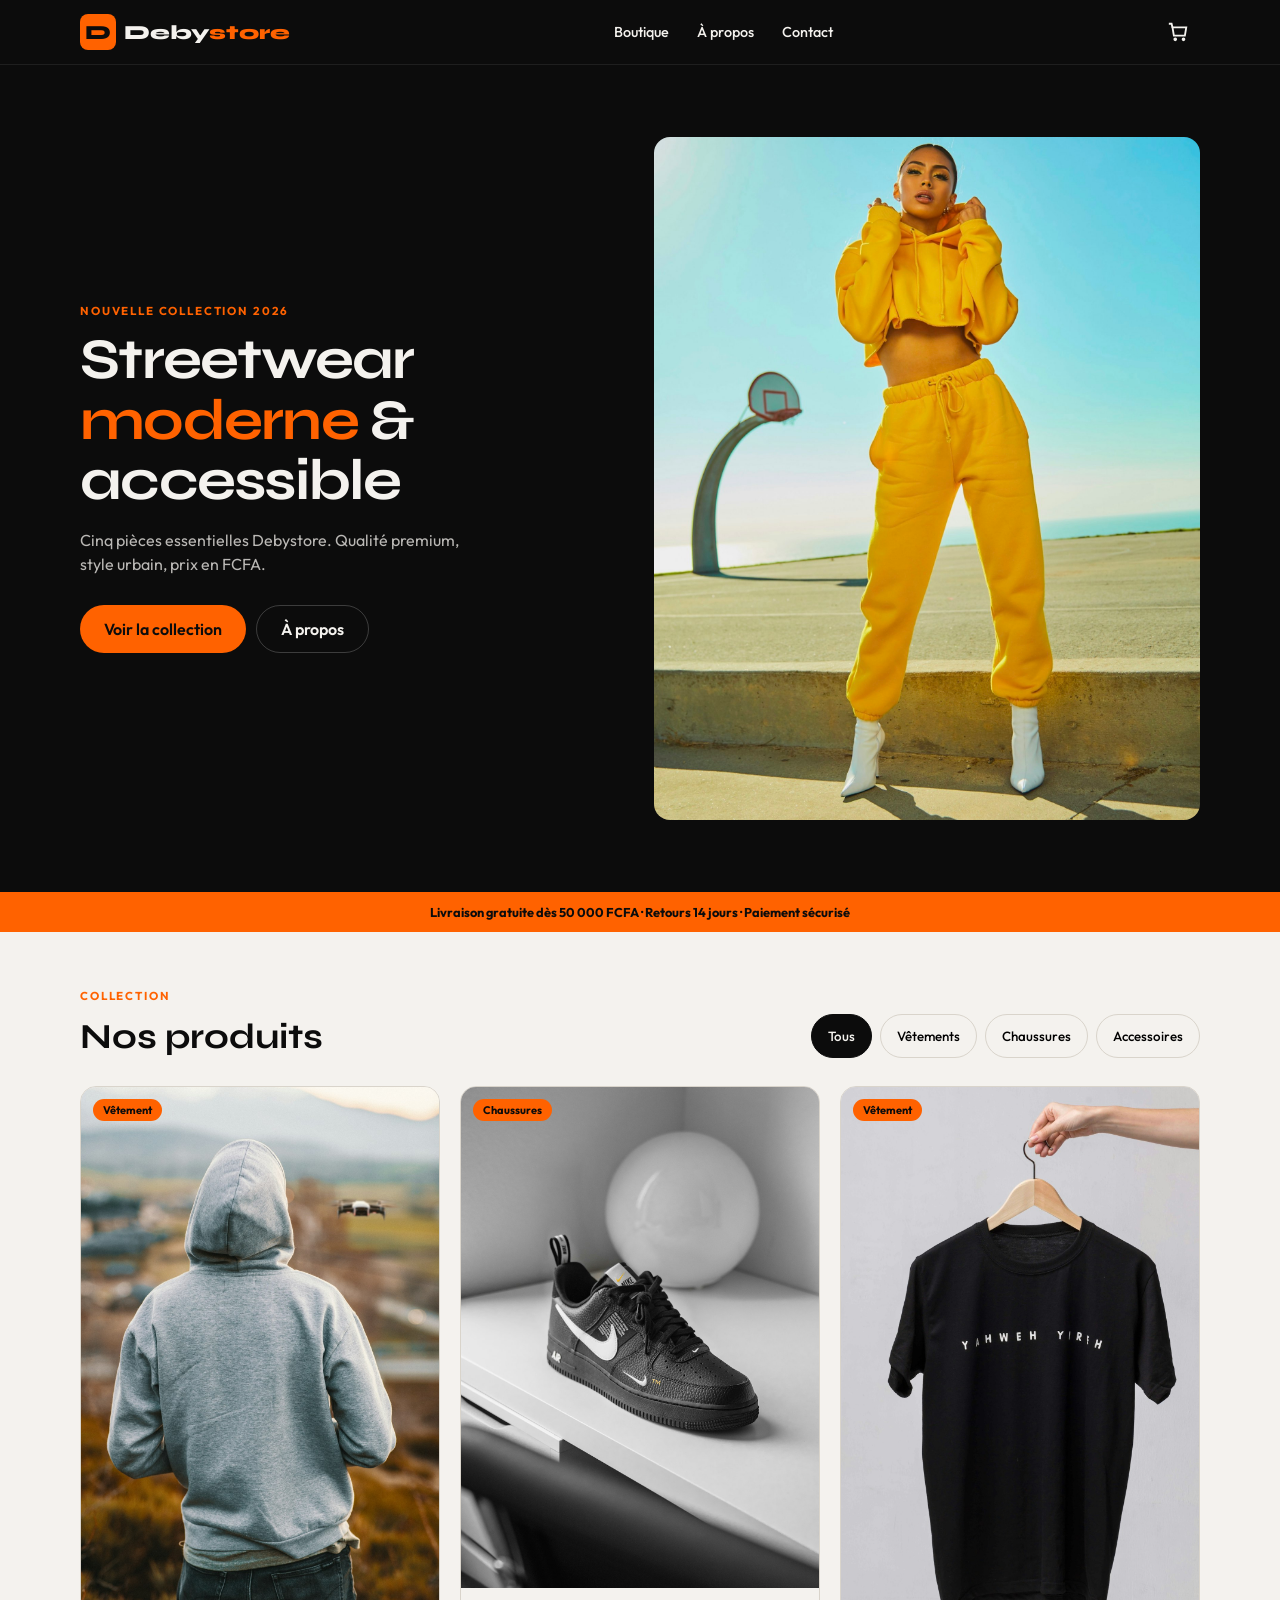
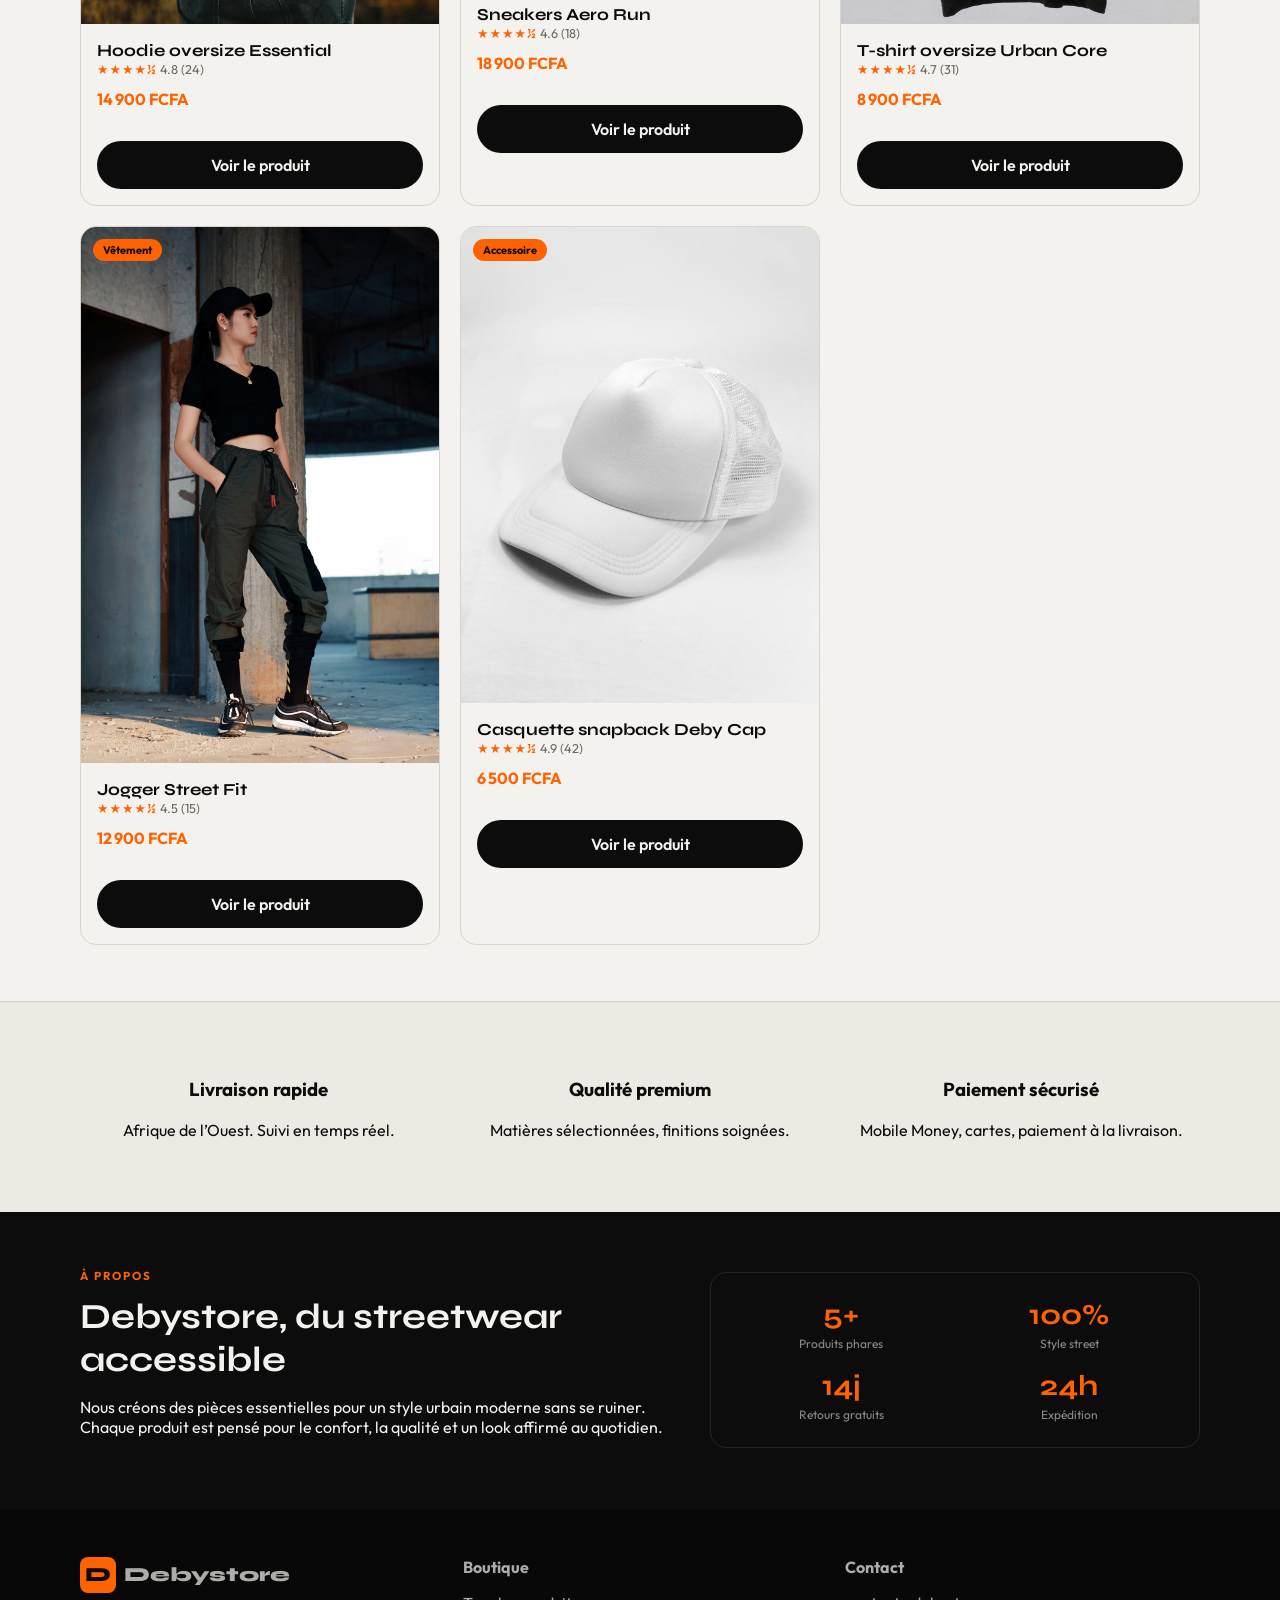
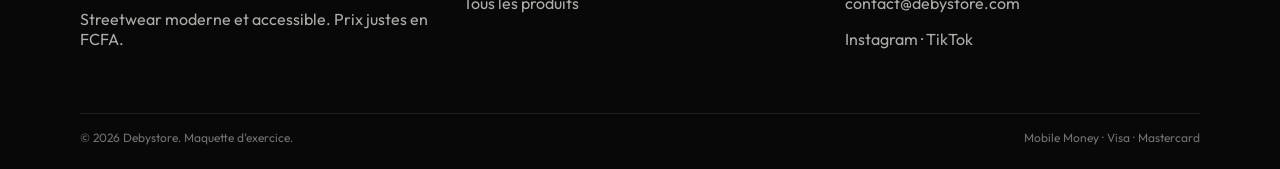
<file: index.html>
<!DOCTYPE html>
<html lang="fr">
  <head>
    <meta charset="UTF-8" />
    <meta name="viewport" content="width=device-width, initial-scale=1" />
    <title>Debystore — Streetwear moderne</title>
    <meta
      name="description"
      content="Boutique Debystore : streetwear moderne et accessible. Hoodie, sneakers, jogger. Prix en FCFA."
    />
    <link rel="icon" href="favicon.svg" type="image/svg+xml" />
    <link rel="preconnect" href="https://fonts.googleapis.com" />
    <link rel="preconnect" href="https://fonts.gstatic.com" crossorigin />
    <link
      href="https://fonts.googleapis.com/css2?family=Outfit:wght@400;500;600;700&family=Syne:wght@700;800&display=swap"
      rel="stylesheet"
    />
    <link rel="stylesheet" href="styles.css" />
  </head>
  <body>
    <header class="site">
      <div class="wrap bar">
        <a class="logo" href="#top">
          <span class="mark">D</span>
          <span>Deby<span>store</span></span>
        </a>
        <nav class="desk">
          <a href="#produits">Boutique</a>
          <a href="#a-propos">À propos</a>
          <a href="#contact">Contact</a>
        </nav>
        <div class="actions">
          <button class="icon-btn" onclick="openCart(true)" aria-label="Panier">
            <svg width="22" height="22" fill="none" stroke="currentColor" stroke-width="2" viewBox="0 0 24 24"><path d="M6 7h15l-1.5 9h-12z"/><path d="M6 7 5 3H2"/><circle cx="9" cy="20" r="1"/><circle cx="18" cy="20" r="1"/></svg>
            <span class="badge" data-cart-count>0</span>
          </button>
          <button class="icon-btn menu-toggle" onclick="toggleMenu()" aria-label="Menu">
            <svg width="22" height="22" fill="none" stroke="currentColor" stroke-width="2" viewBox="0 0 24 24"><path d="M4 6h16M4 12h16M4 18h16"/></svg>
          </button>
        </div>
      </div>
      <nav class="mobile-nav" id="mobile-nav">
        <a href="#produits" onclick="toggleMenu()">Boutique</a>
        <a href="#a-propos" onclick="toggleMenu()">À propos</a>
        <a href="#contact" onclick="toggleMenu()">Contact</a>
      </nav>
    </header>

    <section class="hero" id="top">
      <div class="wrap hero-grid">
        <div>
          <p class="kicker">Nouvelle collection 2026</p>
          <h1>Streetwear<br /><em>moderne</em> & accessible</h1>
          <p class="lead">
            Cinq pièces essentielles Debystore. Qualité premium, style urbain,
            prix en FCFA.
          </p>
          <div class="cta-row">
            <a class="btn btn-accent" href="#produits">Voir la collection</a>
            <a class="btn btn-ghost" href="#a-propos">À propos</a>
          </div>
        </div>
        <img src="hero.jpg" alt="Look Debystore en ville" />
      </div>
    </section>

    <div class="band">
      Livraison gratuite dès 50 000 FCFA · Retours 14 jours · Paiement sécurisé
    </div>

    <section class="section" id="produits">
      <div class="wrap">
        <div class="section-head">
          <div>
            <p class="kicker">Collection</p>
            <h2>Nos produits</h2>
          </div>
          <div class="filters">
            <button class="chip active" data-filter="all">Tous</button>
            <button class="chip" data-filter="vetement">Vêtements</button>
            <button class="chip" data-filter="chaussure">Chaussures</button>
            <button class="chip" data-filter="accessoire">Accessoires</button>
          </div>
        </div>
        <div class="grid" id="grid"></div>
      </div>
    </section>

    <section class="perks section">
      <div class="wrap perk-grid">
        <div>
          <h3>Livraison rapide</h3>
          <p>Afrique de l’Ouest. Suivi en temps réel.</p>
        </div>
        <div>
          <h3>Qualité premium</h3>
          <p>Matières sélectionnées, finitions soignées.</p>
        </div>
        <div>
          <h3>Paiement sécurisé</h3>
          <p>Mobile Money, cartes, paiement à la livraison.</p>
        </div>
      </div>
    </section>

    <section class="about section" id="a-propos">
      <div class="wrap about-grid">
        <div>
          <p class="kicker">À propos</p>
          <h2>Debystore, du streetwear accessible</h2>
          <p>
            Nous créons des pièces essentielles pour un style urbain moderne
            sans se ruiner. Chaque produit est pensé pour le confort, la qualité
            et un look affirmé au quotidien.
          </p>
        </div>
        <div class="stats">
          <div><strong>5+</strong><span>Produits phares</span></div>
          <div><strong>100%</strong><span>Style street</span></div>
          <div><strong>14j</strong><span>Retours gratuits</span></div>
          <div><strong>24h</strong><span>Expédition</span></div>
        </div>
      </div>
    </section>

    <footer class="site" id="contact">
      <div class="wrap foot-grid">
        <div>
          <div class="logo"><span class="mark">D</span> Debystore</div>
          <p>Streetwear moderne et accessible. Prix justes en FCFA.</p>
        </div>
        <div>
          <strong>Boutique</strong>
          <p><a href="#produits">Tous les produits</a></p>
        </div>
        <div>
          <strong>Contact</strong>
          <p>contact@debystore.com</p>
          <p>Instagram · TikTok</p>
        </div>
      </div>
      <div class="wrap legal">
        <span>© 2026 Debystore. Maquette d’exercice.</span>
        <span>Mobile Money · Visa · Mastercard</span>
      </div>
    </footer>

    <div class="drawer-bg" id="cart">
      <aside class="drawer" onclick="event.stopPropagation()">
        <header>
          <strong>Votre panier</strong>
          <button class="icon-btn" onclick="openCart(false)" aria-label="Fermer">✕</button>
        </header>
        <div class="items" id="cart-items"></div>
        <footer>
          <p>Total <strong id="cart-total">0 FCFA</strong></p>
          <form id="order-form" class="order-form" onsubmit="return submitOrder(event)">
            <label>
              Nom complet
              <input type="text" name="name" id="order-name" required placeholder="Ex. Awa Diallo" autocomplete="name" />
            </label>
            <label>
              Adresse
              <input type="text" name="address" id="order-address" required placeholder="Quartier, ville" autocomplete="street-address" />
            </label>
            <label>
              Numéro de téléphone
              <input type="tel" name="phone" id="order-phone" required placeholder="Ex. 77 123 45 67" autocomplete="tel" />
            </label>
            <button type="submit" class="btn btn-accent" style="width:100%">Commander</button>
          </form>
        </footer>
      </aside>
    </div>
    <div class="modal" id="modal" onclick="if(event.target.id==='modal')closeModal()"></div>

    <script src="app.js"></script>
  </body>
</html>
</file>
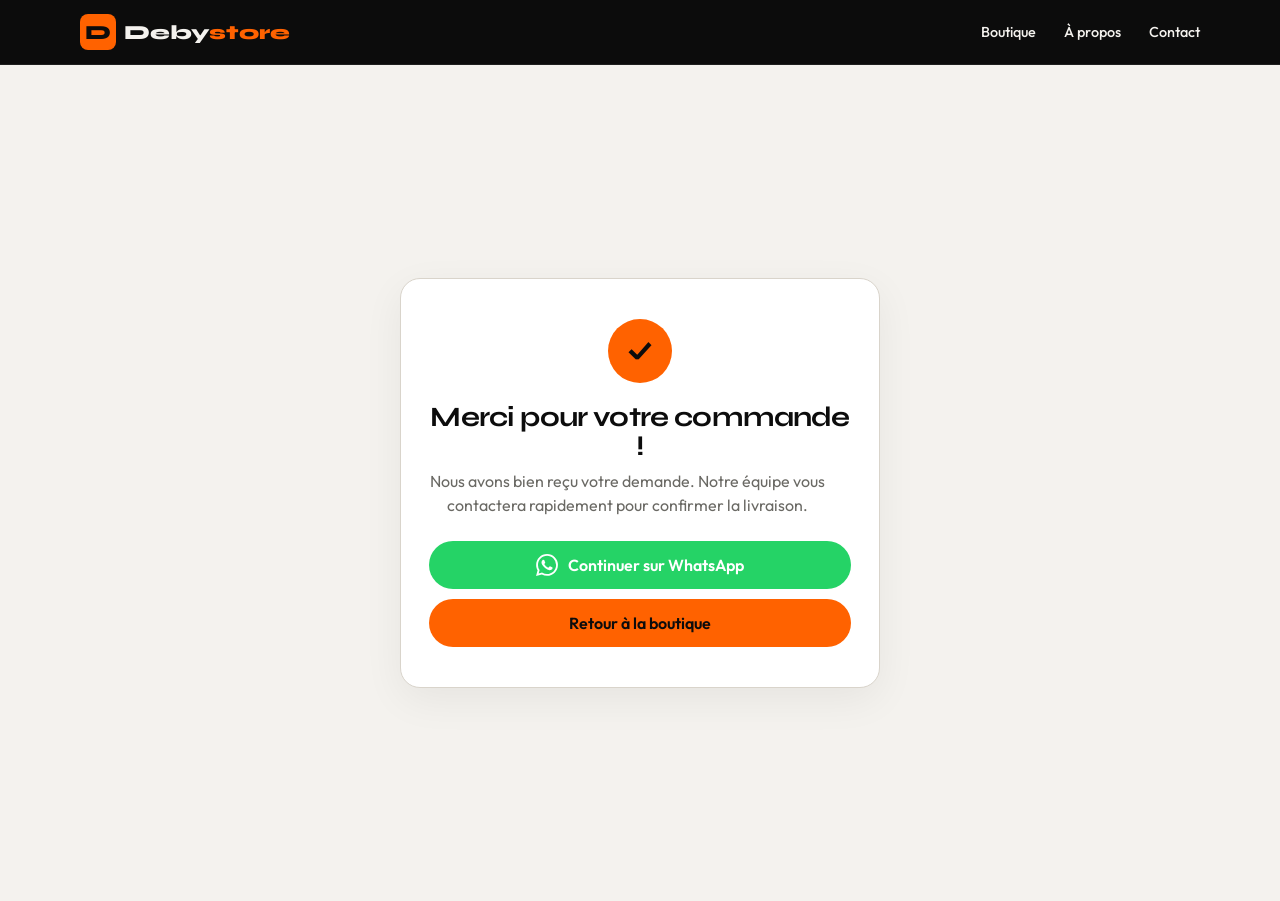
<file: merci.html>
<!DOCTYPE html>
<html lang="fr">
  <head>
    <meta charset="UTF-8" />
    <meta name="viewport" content="width=device-width, initial-scale=1" />
    <title>Merci — Debystore</title>
    <meta name="description" content="Votre commande Debystore a bien été reçue." />
    <link rel="icon" href="favicon.svg" type="image/svg+xml" />
    <link rel="preconnect" href="https://fonts.googleapis.com" />
    <link rel="preconnect" href="https://fonts.gstatic.com" crossorigin />
    <link
      href="https://fonts.googleapis.com/css2?family=Outfit:wght@400;500;600;700&family=Syne:wght@700;800&display=swap"
      rel="stylesheet"
    />
    <link rel="stylesheet" href="styles.css" />
    <style>
      .thanks {
        min-height: calc(100vh - 64px);
        display: grid;
        place-items: center;
        padding: 48px 16px;
      }
      .thanks-card {
        width: min(480px, 100%);
        background: #fff;
        border: 1px solid var(--line);
        border-radius: 20px;
        padding: 40px 28px;
        text-align: center;
        box-shadow: 0 12px 40px rgba(12, 12, 12, 0.06);
      }
      .thanks-icon {
        width: 64px;
        height: 64px;
        margin: 0 auto 20px;
        border-radius: 50%;
        background: var(--accent);
        color: var(--ink);
        display: grid;
        place-items: center;
        font-size: 1.75rem;
        font-weight: 800;
      }
      .thanks-card h1 {
        font-family: var(--display);
        font-size: 1.75rem;
        margin: 0 0 8px;
      }
      .thanks-card .lead {
        color: var(--muted);
        margin: 0 0 24px;
        line-height: 1.5;
      }
      .thanks-details {
        text-align: left;
        background: var(--fog);
        border-radius: 12px;
        padding: 16px;
        margin-bottom: 24px;
        font-size: 0.9rem;
      }
      .thanks-details p {
        margin: 0 0 8px;
      }
      .thanks-details p:last-child {
        margin-bottom: 0;
      }
      .thanks-details strong {
        display: block;
        font-size: 0.75rem;
        text-transform: uppercase;
        letter-spacing: 0.04em;
        color: var(--muted);
        margin-bottom: 2px;
      }
      .thanks-actions {
        display: flex;
        flex-direction: column;
        gap: 10px;
      }
      .btn-whatsapp {
        background: #25d366;
        color: #fff;
        min-height: 48px;
        border-radius: 999px;
        display: inline-flex;
        align-items: center;
        justify-content: center;
        gap: 10px;
        padding: 0 24px;
        font-weight: 600;
        border: 0;
        text-decoration: none;
      }
      .btn-whatsapp:hover {
        background: #1ebe57;
      }
      .btn-whatsapp svg {
        flex-shrink: 0;
      }
    </style>
  </head>
  <body>
    <header class="site">
      <div class="wrap bar">
        <a class="logo" href="index.html">
          <span class="mark">D</span>
          <span>Deby<span>store</span></span>
        </a>
        <nav class="desk">
          <a href="index.html#produits">Boutique</a>
          <a href="index.html#a-propos">À propos</a>
          <a href="index.html#contact">Contact</a>
        </nav>
      </div>
    </header>

    <main class="thanks">
      <div class="thanks-card">
        <div class="thanks-icon">✓</div>
        <h1>Merci pour votre commande !</h1>
        <p class="lead">
          Nous avons bien reçu votre demande. Notre équipe vous contactera
          rapidement pour confirmer la livraison.
        </p>
        <div class="thanks-details" id="order-summary" style="display: none"></div>
        <div class="thanks-actions">
          <a
            class="btn-whatsapp"
            id="whatsapp-btn"
            href="https://wa.me/2290157858518"
            target="_blank"
            rel="noopener noreferrer"
          >
            <svg width="22" height="22" viewBox="0 0 24 24" fill="currentColor" aria-hidden="true">
              <path d="M17.472 14.382c-.297-.149-1.758-.867-2.03-.967-.273-.099-.471-.148-.67.15-.197.297-.767.966-.94 1.164-.173.199-.347.223-.644.075-.297-.15-1.255-.463-2.39-1.475-.883-.788-1.48-1.761-1.653-2.059-.173-.297-.018-.458.13-.606.134-.133.298-.347.446-.52.149-.174.198-.298.298-.497.099-.198.05-.371-.025-.52-.075-.149-.669-1.612-.916-2.207-.242-.579-.487-.5-.669-.51-.173-.008-.371-.01-.57-.01-.198 0-.52.074-.792.372-.272.297-1.04 1.016-1.04 2.479 0 1.462 1.065 2.875 1.213 3.074.149.198 2.096 3.2 5.077 4.487.709.306 1.262.489 1.694.625.712.227 1.36.195 1.871.118.571-.085 1.758-.719 2.006-1.413.248-.694.248-1.289.173-1.413-.074-.124-.272-.198-.57-.347m-5.421 7.403h-.004a9.87 9.87 0 01-5.031-1.378l-.361-.214-3.741.982.998-3.648-.235-.374a9.86 9.86 0 01-1.51-5.26c.001-5.45 4.436-9.884 9.888-9.884 2.64 0 5.122 1.03 6.988 2.898a9.825 9.825 0 012.893 6.994c-.003 5.45-4.435 9.884-9.885 9.884m8.413-18.297A11.815 11.815 0 0012.05 0C5.495 0 .16 5.335.157 11.892c0 2.096.547 4.142 1.588 5.945L.057 24l6.305-1.654a11.882 11.882 0 005.683 1.448h.005c6.554 0 11.89-5.335 11.893-11.893a11.821 11.821 0 00-3.48-8.413z"/>
            </svg>
            Continuer sur WhatsApp
          </a>
          <a class="btn btn-accent" href="index.html">Retour à la boutique</a>
        </div>
      </div>
    </main>

    <script>
      try {
        const raw = sessionStorage.getItem("debystore-last-order");
        if (raw) {
          const o = JSON.parse(raw);
          const box = document.getElementById("order-summary");
          box.style.display = "block";
          const total =
            typeof o.total === "number"
              ? o.total.toLocaleString("fr-FR") + " FCFA"
              : "";
          box.innerHTML = `
            <p><strong>Nom</strong>${o.name || "—"}</p>
            <p><strong>Adresse</strong>${o.address || "—"}</p>
            <p><strong>Téléphone</strong>${o.phone || "—"}</p>
            ${total ? `<p><strong>Total</strong>${total}</p>` : ""}
          `;
          // Message prérempli pour WhatsApp
          let lines = ["Bonjour Debystore, je viens de passer commande :"];
          if (o.name) lines.push("Nom : " + o.name);
          if (o.address) lines.push("Adresse : " + o.address);
          if (o.phone) lines.push("Tél : " + o.phone);
          if (total) lines.push("Total : " + total);
          if (o.items && o.items.length) {
            lines.push("");
            lines.push("Articles :");
            o.items.forEach((i) => {
              lines.push(
                "- " + i.name + " (" + i.color + " / " + i.size + ") × " + i.qty
              );
            });
          }
          const msg = encodeURIComponent(lines.join("\n"));
          document.getElementById("whatsapp-btn").href =
            "https://wa.me/2290157858518?text=" + msg;
        }
      } catch (_) {}
    </script>
  </body>
</html>
</file>
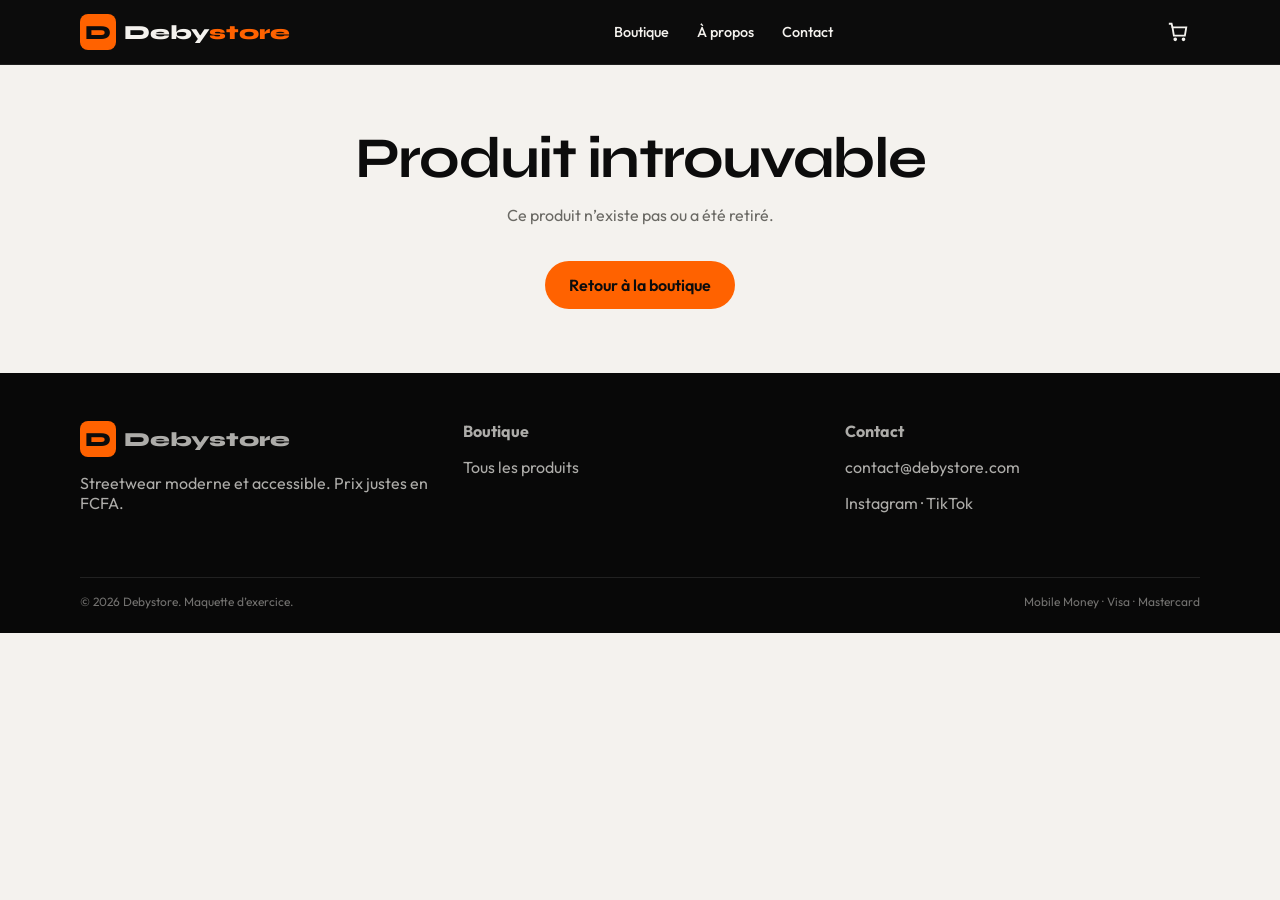
<file: product.html>
<!DOCTYPE html>
<html lang="fr">
  <head>
    <meta charset="UTF-8" />
    <meta name="viewport" content="width=device-width, initial-scale=1" />
    <title>Produit — Debystore</title>
    <meta name="description" content="Fiche produit Debystore — streetwear moderne." />
    <link rel="icon" href="favicon.svg" type="image/svg+xml" />
    <link rel="preconnect" href="https://fonts.googleapis.com" />
    <link rel="preconnect" href="https://fonts.gstatic.com" crossorigin />
    <link
      href="https://fonts.googleapis.com/css2?family=Outfit:wght@400;500;600;700&family=Syne:wght@700;800&display=swap"
      rel="stylesheet"
    />
    <link rel="stylesheet" href="styles.css" />
  </head>
  <body>
    <header class="site">
      <div class="wrap bar">
        <a class="logo" href="index.html">
          <span class="mark">D</span>
          <span>Deby<span>store</span></span>
        </a>
        <nav class="desk">
          <a href="index.html#produits">Boutique</a>
          <a href="index.html#a-propos">À propos</a>
          <a href="index.html#contact">Contact</a>
        </nav>
        <div class="actions">
          <button class="icon-btn" onclick="openCart(true)" aria-label="Panier">
            <svg width="22" height="22" fill="none" stroke="currentColor" stroke-width="2" viewBox="0 0 24 24"><path d="M6 7h15l-1.5 9h-12z"/><path d="M6 7 5 3H2"/><circle cx="9" cy="20" r="1"/><circle cx="18" cy="20" r="1"/></svg>
            <span class="badge" data-cart-count>0</span>
          </button>
          <button class="icon-btn menu-toggle" onclick="toggleMenu()" aria-label="Menu">
            <svg width="22" height="22" fill="none" stroke="currentColor" stroke-width="2" viewBox="0 0 24 24"><path d="M4 6h16M4 12h16M4 18h16"/></svg>
          </button>
        </div>
      </div>
      <nav class="mobile-nav" id="mobile-nav">
        <a href="index.html#produits" onclick="toggleMenu()">Boutique</a>
        <a href="index.html#a-propos" onclick="toggleMenu()">À propos</a>
        <a href="index.html#contact" onclick="toggleMenu()">Contact</a>
      </nav>
    </header>

    <main id="product-root"></main>

    <footer class="site" id="contact">
      <div class="wrap foot-grid">
        <div>
          <div class="logo"><span class="mark">D</span> Debystore</div>
          <p>Streetwear moderne et accessible. Prix justes en FCFA.</p>
        </div>
        <div>
          <strong>Boutique</strong>
          <p><a href="index.html#produits">Tous les produits</a></p>
        </div>
        <div>
          <strong>Contact</strong>
          <p>contact@debystore.com</p>
          <p>Instagram · TikTok</p>
        </div>
      </div>
      <div class="wrap legal">
        <span>© 2026 Debystore. Maquette d’exercice.</span>
        <span>Mobile Money · Visa · Mastercard</span>
      </div>
    </footer>

    <div class="drawer-bg" id="cart" onclick="if(event.target.id==='cart')openCart(false)">
      <aside class="drawer" onclick="event.stopPropagation()">
        <header>
          <strong>Votre panier</strong>
          <button class="icon-btn" onclick="openCart(false)" aria-label="Fermer">✕</button>
        </header>
        <div class="items" id="cart-items"></div>
        <footer>
          <p>Total <strong id="cart-total">0 FCFA</strong></p>
          <form id="order-form" class="order-form" onsubmit="return submitOrder(event)">
            <label>
              Nom complet
              <input type="text" name="name" id="order-name" required placeholder="Ex. Awa Diallo" autocomplete="name" />
            </label>
            <label>
              Adresse
              <input type="text" name="address" id="order-address" required placeholder="Quartier, ville" autocomplete="street-address" />
            </label>
            <label>
              Numéro de téléphone
              <input type="tel" name="phone" id="order-phone" required placeholder="Ex. 77 123 45 67" autocomplete="tel" />
            </label>
            <button type="submit" class="btn btn-accent" style="width:100%">Commander</button>
          </form>
        </footer>
      </aside>
    </div>

    <script src="app.js"></script>
  </body>
</html>
</file>
<file: styles.css>
:root {
  --ink: #0c0c0c;
  --paper: #f4f2ee;
  --fog: #e7e3db;
  --muted: #6a6964;
  --line: #d9d4cb;
  --accent: #ff6200;
  --accent-hover: #e55700;
  --display: "Syne", system-ui, sans-serif;
  --sans: "Outfit", system-ui, sans-serif;
}

*,
*::before,
*::after {
  box-sizing: border-box;
}

html {
  scroll-behavior: smooth;
}

body {
  margin: 0;
  background: var(--paper);
  color: var(--ink);
  font-family: var(--sans);
  -webkit-font-smoothing: antialiased;
}

img {
  max-width: 100%;
  height: auto;
  display: block;
}

a {
  color: inherit;
  text-decoration: none;
}

button {
  font-family: inherit;
  cursor: pointer;
}

.wrap {
  width: min(1120px, calc(100% - 2rem));
  margin-inline: auto;
}

header.site {
  position: sticky;
  top: 0;
  z-index: 40;
  background: var(--ink);
  color: var(--paper);
  border-bottom: 1px solid rgba(255, 255, 255, 0.08);
}

.bar {
  display: flex;
  align-items: center;
  justify-content: space-between;
  min-height: 64px;
  gap: 12px;
}

.logo {
  display: flex;
  align-items: center;
  gap: 8px;
  font-family: var(--display);
  font-weight: 800;
  font-size: 1.25rem;
}

.mark {
  width: 36px;
  height: 36px;
  border-radius: 8px;
  background: var(--accent);
  color: var(--ink);
  display: grid;
  place-items: center;
  font-weight: 800;
}

.logo span span {
  color: var(--accent);
}

nav.desk {
  display: none;
  gap: 28px;
  font-size: 0.9rem;
  font-weight: 500;
}

nav.desk a:hover {
  color: var(--accent);
}

.actions {
  display: flex;
  align-items: center;
}

.icon-btn {
  width: 44px;
  height: 44px;
  border: 0;
  background: transparent;
  color: inherit;
  position: relative;
  display: grid;
  place-items: center;
}

.badge {
  position: absolute;
  top: 6px;
  right: 6px;
  min-width: 16px;
  height: 16px;
  border-radius: 99px;
  background: var(--accent);
  color: var(--ink);
  font-size: 10px;
  font-weight: 800;
  display: grid;
  place-items: center;
}

.mobile-nav {
  display: none;
  flex-direction: column;
  padding: 8px 16px 16px;
  border-top: 1px solid rgba(255, 255, 255, 0.1);
}

.mobile-nav.open {
  display: flex;
}

.mobile-nav a {
  min-height: 44px;
  display: flex;
  align-items: center;
}

.menu-toggle {
  display: grid;
}

@media (min-width: 768px) {
  nav.desk {
    display: flex;
  }
  .menu-toggle {
    display: none;
  }
  .mobile-nav {
    display: none !important;
  }
}

.hero {
  background: var(--ink);
  color: var(--paper);
}

.hero-grid {
  display: grid;
  gap: 28px;
  padding: 48px 0;
}

.kicker {
  color: var(--accent);
  letter-spacing: 0.16em;
  text-transform: uppercase;
  font-size: 0.72rem;
  font-weight: 700;
  margin: 0 0 12px;
}

h1 {
  font-family: var(--display);
  font-size: clamp(2.2rem, 6vw, 3.6rem);
  line-height: 1.05;
  margin: 0;
  letter-spacing: -0.03em;
}

h1 em {
  color: var(--accent);
  font-style: normal;
}

.lead {
  color: rgba(244, 242, 238, 0.75);
  max-width: 36ch;
  line-height: 1.55;
}

.cta-row {
  display: flex;
  flex-direction: column;
  gap: 10px;
  margin-top: 28px;
}

.btn {
  min-height: 48px;
  border-radius: 999px;
  display: inline-flex;
  align-items: center;
  justify-content: center;
  padding: 0 24px;
  font-weight: 600;
  border: 0;
}

.btn-accent {
  background: var(--accent);
  color: var(--ink);
}

.btn-ghost {
  background: transparent;
  color: var(--paper);
  border: 1px solid rgba(255, 255, 255, 0.2);
}

.hero img {
  width: 100%;
  aspect-ratio: 16/10;
  object-fit: cover;
  border-radius: 16px;
}

.band {
  background: var(--accent);
  color: var(--ink);
  text-align: center;
  padding: 12px 16px;
  font-size: 0.8rem;
  font-weight: 700;
}

.section {
  padding: 56px 0;
}

.section-head {
  display: flex;
  flex-direction: column;
  gap: 16px;
  margin-bottom: 28px;
}

h2 {
  font-family: var(--display);
  font-size: clamp(1.7rem, 4vw, 2.2rem);
  margin: 4px 0 0;
}

.filters {
  display: flex;
  flex-wrap: wrap;
  gap: 8px;
}

.chip {
  min-height: 44px;
  border-radius: 999px;
  padding: 0 16px;
  border: 1px solid var(--line);
  background: var(--paper);
  font-weight: 500;
}

.chip.active {
  background: var(--ink);
  color: var(--paper);
  border-color: var(--ink);
}

.grid {
  display: grid;
  grid-template-columns: 1fr;
  gap: 20px;
}

.card {
  border: 1px solid var(--line);
  border-radius: 16px;
  overflow: hidden;
  background: var(--paper);
  display: flex;
  flex-direction: column;
}

.card .thumb {
  position: relative;
  aspect-ratio: 1;
  background: var(--fog);
}

.card img {
  width: 100%;
  height: 100%;
  object-fit: cover;
}

.tag {
  position: absolute;
  top: 12px;
  left: 12px;
  background: var(--accent);
  color: var(--ink);
  font-size: 11px;
  font-weight: 700;
  border-radius: 999px;
  padding: 4px 10px;
}

.card-body {
  padding: 16px;
  display: flex;
  flex-direction: column;
  flex: 1;
}

.card h3 {
  font-family: var(--display);
  margin: 0;
  font-size: 1.05rem;
}

.price {
  color: var(--accent);
  font-weight: 700;
  margin-top: 8px;
}

.card .btn {
  margin-top: 16px;
  background: var(--ink);
  color: var(--paper);
  width: 100%;
}

.perks {
  background: color-mix(in srgb, var(--fog) 50%, transparent);
  border-top: 1px solid var(--line);
}

.perk-grid {
  display: grid;
  gap: 24px;
  text-align: center;
}

.about {
  background: var(--ink);
  color: var(--paper);
}

.about-grid {
  display: grid;
  gap: 32px;
}

.stats {
  display: grid;
  grid-template-columns: 1fr 1fr;
  gap: 16px;
  border: 1px solid rgba(255, 255, 255, 0.1);
  border-radius: 16px;
  padding: 24px;
  text-align: center;
}

.stats strong {
  display: block;
  font-family: var(--display);
  font-size: 1.8rem;
  color: var(--accent);
}

.stats span {
  font-size: 0.75rem;
  color: rgba(244, 242, 238, 0.55);
}

footer.site {
  background: #080808;
  color: rgba(244, 242, 238, 0.7);
}

.foot-grid {
  display: grid;
  gap: 28px;
  padding: 48px 0;
}

.legal {
  border-top: 1px solid rgba(255, 255, 255, 0.1);
  padding: 16px 0 24px;
  font-size: 12px;
  color: rgba(244, 242, 238, 0.45);
  display: flex;
  flex-direction: column;
  gap: 6px;
}

.drawer-bg {
  position: fixed;
  inset: 0;
  background: rgba(12, 12, 12, 0.5);
  z-index: 50;
  display: none;
}

.drawer-bg.open {
  display: block;
}

.drawer {
  position: absolute;
  top: 0;
  right: 0;
  height: 100%;
  width: min(100%, 420px);
  background: var(--paper);
  color: var(--ink);
  display: flex;
  flex-direction: column;
}

.drawer header,
.drawer footer {
  padding: 12px 16px;
  border-color: var(--line);
}

.drawer header {
  display: flex;
  align-items: center;
  justify-content: space-between;
  border-bottom: 1px solid var(--line);
  min-height: 64px;
}

.drawer .items {
  flex: 1;
  overflow: auto;
  padding: 16px;
}

.line-item {
  display: flex;
  gap: 12px;
  margin-bottom: 16px;
}

.line-item img {
  width: 80px;
  height: 80px;
  object-fit: cover;
  border-radius: 8px;
  background: var(--fog);
}

.qty {
  display: flex;
  align-items: center;
  gap: 8px;
  margin-top: 8px;
}

.qty button {
  width: 36px;
  height: 36px;
  border: 1px solid var(--line);
  background: var(--paper);
  border-radius: 8px;
}

.drawer footer {
  border-top: 1px solid var(--line);
}

.order-form {
  display: flex;
  flex-direction: column;
  gap: 10px;
  margin-top: 12px;
}

.order-form label {
  display: flex;
  flex-direction: column;
  gap: 4px;
  font-size: 0.8rem;
  font-weight: 600;
  color: var(--muted);
}

.order-form input {
  font-family: inherit;
  font-size: 0.95rem;
  font-weight: 500;
  color: var(--ink);
  background: var(--paper);
  border: 1px solid var(--line);
  border-radius: 10px;
  padding: 10px 12px;
  outline: none;
  transition: border-color 0.15s;
}

.order-form input:focus {
  border-color: var(--accent);
}

.order-form input::placeholder {
  color: #a8a59e;
  font-weight: 400;
}

.modal {
  position: fixed;
  inset: 0;
  z-index: 60;
  background: rgba(12, 12, 12, 0.55);
  display: none;
  padding: 16px;
  overflow: auto;
}

.modal.open {
  display: grid;
  place-items: start center;
}

.modal-card {
  width: min(880px, 100%);
  background: var(--paper);
  border-radius: 20px;
  margin: 24px auto;
  overflow: hidden;
}

.modal-grid {
  display: grid;
}

.modal-grid img {
  width: 100%;
  aspect-ratio: 1;
  object-fit: cover;
  background: var(--fog);
}

.modal-info {
  padding: 20px;
}

.close {
  float: right;
  width: 44px;
  height: 44px;
  border: 0;
  background: transparent;
}

/* —— Product page —— */
.breadcrumb {
  display: flex;
  flex-wrap: wrap;
  gap: 8px;
  align-items: center;
  font-size: 0.85rem;
  color: var(--muted);
  padding: 20px 0 8px;
}

.breadcrumb a:hover {
  color: var(--accent);
}

.product-page {
  padding-bottom: 64px;
}

.product-hero {
  display: grid;
  gap: 28px;
  margin-top: 12px;
}

.product-gallery img {
  width: 100%;
  aspect-ratio: 1;
  object-fit: cover;
  border-radius: 16px;
  background: var(--fog);
  border: 1px solid var(--line);
}

.product-info h1 {
  font-family: var(--display);
  font-size: clamp(1.5rem, 4vw, 2rem);
  margin: 4px 0 8px;
  line-height: 1.15;
}

.product-rating {
  display: flex;
  flex-wrap: wrap;
  gap: 8px;
  align-items: center;
  font-size: 0.9rem;
  color: var(--muted);
  margin: 0 0 8px;
}

.stars {
  color: var(--accent);
  letter-spacing: 1px;
  font-weight: 600;
}

.card-rating {
  font-size: 0.8rem;
  margin: 0 0 4px;
}

.card-rating .muted {
  color: var(--muted);
}

.product-price {
  font-size: 1.35rem;
  font-weight: 700;
  margin: 0 0 12px;
}

.product-desc {
  color: var(--muted);
  line-height: 1.6;
  margin: 0 0 20px;
}

.opt-label {
  font-weight: 600;
  margin: 16px 0 8px;
  font-size: 0.9rem;
}

.product-add {
  width: 100%;
  margin-top: 24px;
  min-height: 52px;
  font-size: 1rem;
}

.product-details {
  margin: 24px 0 0;
  padding: 0;
  list-style: none;
  border-top: 1px solid var(--line);
  padding-top: 16px;
}

.product-details li {
  position: relative;
  padding: 6px 0 6px 18px;
  font-size: 0.9rem;
  color: var(--muted);
}

.product-details li::before {
  content: "•";
  position: absolute;
  left: 0;
  color: var(--accent);
  font-weight: 700;
}

.reviews-section {
  margin-top: 56px;
  padding-top: 32px;
  border-top: 1px solid var(--line);
}

.reviews-section h2,
.related-section h2 {
  font-family: var(--display);
  font-size: 1.5rem;
  margin: 0 0 8px;
}

.reviews-summary {
  color: var(--muted);
  margin: 0 0 24px;
  font-size: 0.95rem;
}

.reviews-list {
  display: grid;
  gap: 16px;
}

.review-card {
  background: #fff;
  border: 1px solid var(--line);
  border-radius: 14px;
  padding: 16px 18px;
}

.review-head {
  display: flex;
  flex-wrap: wrap;
  gap: 8px 12px;
  align-items: center;
  margin-bottom: 8px;
  font-size: 0.9rem;
}

.review-head .muted {
  color: var(--muted);
}

.review-card p {
  margin: 0;
  line-height: 1.55;
  color: var(--ink);
  font-size: 0.95rem;
}

.related-section {
  margin-top: 56px;
}

.related-section h2 {
  margin-bottom: 20px;
}

.related-grid {
  margin-top: 8px;
}

.card-body h3 a {
  color: inherit;
}

.card-body h3 a:hover {
  color: var(--accent);
}

.card .thumb {
  display: block;
  cursor: pointer;
}

@media (min-width: 768px) {
  .product-hero {
    grid-template-columns: 1fr 1fr;
    gap: 40px;
    align-items: start;
  }
  .product-gallery img {
    aspect-ratio: 4/5;
  }
  .reviews-list {
    grid-template-columns: 1fr 1fr;
  }
  .related-grid {
    grid-template-columns: 1fr 1fr 1fr;
  }
}

@media (min-width: 960px) {
  .reviews-list {
    grid-template-columns: 1fr 1fr 1fr;
  }
}

@media (min-width: 640px) {
  .grid {
    grid-template-columns: 1fr 1fr;
  }
  .cta-row {
    flex-direction: row;
  }
}

@media (min-width: 768px) {
  .hero-grid {
    grid-template-columns: 1fr 1fr;
    align-items: center;
    padding: 72px 0;
  }
  .hero img {
    aspect-ratio: 4/5;
  }
  .section-head {
    flex-direction: row;
    justify-content: space-between;
    align-items: flex-end;
  }
  .perk-grid,
  .about-grid,
  .foot-grid {
    grid-template-columns: 1fr 1fr 1fr;
  }
  .about-grid {
    grid-template-columns: 1.1fr 0.9fr;
    align-items: center;
  }
  .legal {
    flex-direction: row;
    justify-content: space-between;
  }
  .modal-grid {
    grid-template-columns: 1fr 1fr;
  }
}

@media (min-width: 1024px) {
  .grid {
    grid-template-columns: repeat(3, 1fr);
  }
}

@media (prefers-reduced-motion: reduce) {
  html {
    scroll-behavior: auto;
  }
}
</file>
